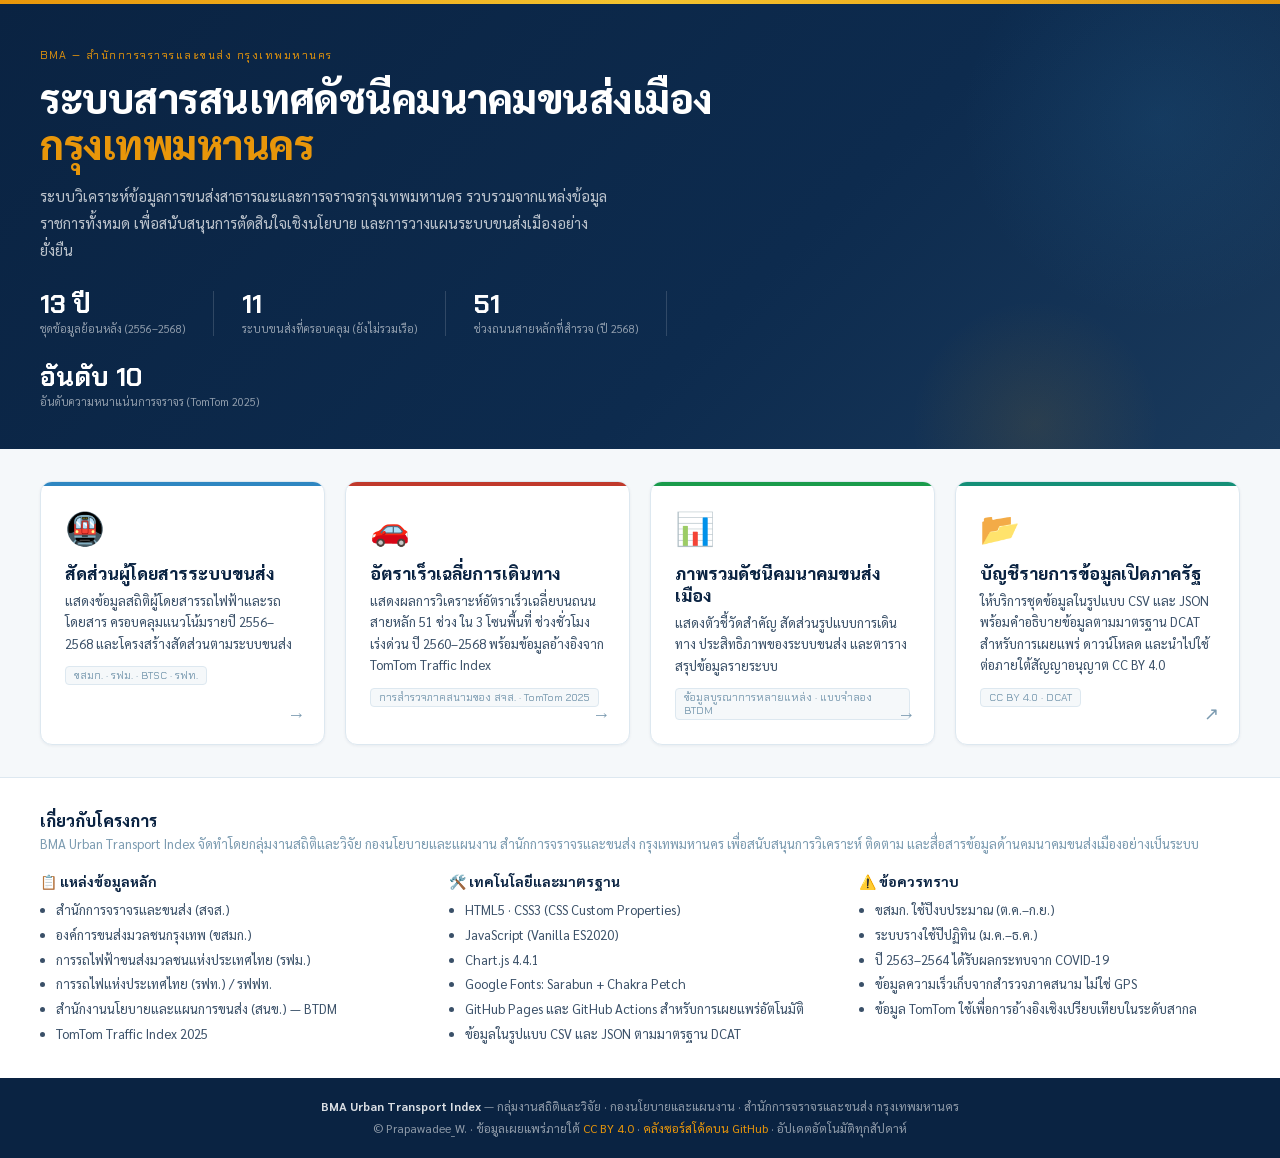
<file: index.html>
<!DOCTYPE html>
<html lang="th">
<head>
  <meta charset="UTF-8">
  <meta name="viewport" content="width=device-width, initial-scale=1.0">
  <meta name="description" content="BMA Urban Transport Index — ระบบวิเคราะห์ข้อมูลการขนส่งสาธารณะและการจราจรกรุงเทพมหานคร ครอบคลุมผู้โดยสาร ความเร็ว และสัดส่วนรูปแบบการเดินทาง ปี 2556–2568">
  <meta name="author" content="กลุ่มงานสถิติและวิจัย สำนักการจราจรและขนส่ง กรุงเทพมหานคร">
  <meta property="og:title" content="BMA Urban Transport Index">
  <meta property="og:description" content="ระบบสารสนเทศสถิติการขนส่งและการจราจรกรุงเทพมหานคร">
  <meta property="og:type" content="website">

  <title>BMA Urban Transport Index</title>

  <!-- Fonts -->
  <link rel="preconnect" href="https://fonts.googleapis.com">
  <link rel="preconnect" href="https://fonts.gstatic.com" crossorigin>
  <link href="https://fonts.googleapis.com/css2?family=Sarabun:wght@300;400;500;600;700;800&family=Chakra+Petch:wght@400;500;600;700&display=swap" rel="stylesheet">

  <!-- BMA Design System -->
  <link rel="stylesheet" href="src/css/bma-theme.css">
  <link rel="stylesheet" href="src/css/dashboard.css">

  <style>
    /* ── Homepage hero override ── */
    .bma-home-hero {
      background: linear-gradient(135deg, var(--bma-navy) 0%, #0D2B4E 60%, #1A3A5C 100%);
      color: #fff;
      padding: 48px 40px 40px;
      position: relative;
      overflow: hidden;
    }
    .bma-home-hero::before {
      content: '';
      position: absolute; top: 0; left: 0; right: 0; height: 4px;
      background: linear-gradient(90deg, var(--bma-gold-bright), #F4C430, var(--bma-gold-bright));
    }
    .bma-home-hero-deco {
      position: absolute; right: -80px; top: -80px;
      width: 400px; height: 400px; border-radius: 50%;
      background: radial-gradient(circle, rgba(46,134,193,0.12) 0%, transparent 70%);
    }
    .bma-home-hero-deco2 {
      position: absolute; right: 120px; bottom: -100px;
      width: 250px; height: 250px; border-radius: 50%;
      background: radial-gradient(circle, rgba(232,150,10,0.1) 0%, transparent 70%);
    }
    .bma-home-hero-inner { position: relative; z-index: 1; max-width: 720px; }
    .bma-home-org  { font-size: 11px; font-family: var(--bma-font-display); letter-spacing: 1.5px; text-transform: uppercase; color: var(--bma-gold-bright); margin-bottom: 12px; }
    .bma-home-h1   { font-size: clamp(28px, 4vw, 40px); font-weight: 800; line-height: 1.15; letter-spacing: -0.5px; margin-bottom: 16px; }
    .bma-home-h1 em { color: var(--bma-gold-bright); font-style: normal; }
    .bma-home-sub  { font-size: clamp(13px, 1.2vw, 15px); color: rgba(255,255,255,0.72); line-height: 1.8; max-width: 580px; }
    .bma-home-stats {
      display: flex; gap: 28px; margin-top: 28px; flex-wrap: wrap;
    }
    .bma-home-stat-val {
      font-size: 26px; font-weight: 800;
      font-family: var(--bma-font-display);
      color: #fff; line-height: 1;
    }
    .bma-home-stat-lbl { font-size: 11px; color: rgba(255,255,255,0.55); margin-top: 4px; }
    .bma-home-stat-div { width: 1px; background: rgba(255,255,255,0.15); align-self: stretch; }

    /* ── Card grid ── */
    .bma-card-grid {
      display: grid;
      grid-template-columns: repeat(auto-fit, minmax(260px, 1fr));
      gap: 20px;
      padding: 32px 40px;
    }

    /* ── About section ── */
    .bma-about-section {
      background: var(--bma-white);
      border-top: 1px solid var(--bma-border);
      padding: 32px 40px;
    }
    .bma-about-grid {
      display: grid;
      grid-template-columns: 1fr 1fr 1fr;
      gap: 28px;
      margin-top: 20px;
    }
    .bma-about-item h4 { font-size: 14px; font-weight: 700; color: var(--bma-navy); margin-bottom: 8px; }
    .bma-about-item p  { font-size: 13px; color: var(--bma-text-mid); line-height: 1.75; }
    .bma-about-item ul { margin: 0; padding-left: 16px; }
    .bma-about-item li { font-size: 13px; color: var(--bma-text-mid); line-height: 1.9; }

    /* ── Global footer ── */
    .bma-global-footer {
      background: var(--bma-navy);
      color: rgba(255,255,255,0.55);
      text-align: center;
      padding: 18px 40px;
      font-size: 12px;
      line-height: 1.8;
    }
    .bma-global-footer strong { color: rgba(255,255,255,0.85); }
    .bma-global-footer a { color: var(--bma-gold-bright); text-decoration: none; }

    /* ── Responsive ── */
    @media (max-width: 767px) {
      .bma-home-hero  { padding: 32px 20px 28px; }
      .bma-card-grid  { padding: 20px 16px; gap: 14px; }
      .bma-about-grid { grid-template-columns: 1fr; gap: 20px; }
      .bma-about-section { padding: 24px 16px; }
      .bma-global-footer { padding: 16px; }
    }
  </style>
</head>

<body style="font-family:var(--bma-font-body);background:var(--bma-bg);min-height:100vh;display:flex;flex-direction:column;">

  <!-- ════════════════════════════ HERO ════════════════════════════ -->
  <div class="bma-home-hero" role="banner">
    <div class="bma-home-hero-deco" aria-hidden="true"></div>
    <div class="bma-home-hero-deco2" aria-hidden="true"></div>
    <div class="bma-home-hero-inner">
      <div class="bma-home-org">BMA — สำนักการจราจรและขนส่ง กรุงเทพมหานคร</div>
      <h1 class="bma-home-h1">
        ระบบสารสนเทศดัชนีคมนาคมขนส่งเมือง<br><em>กรุงเทพมหานคร</em>
      </h1>
      <p class="bma-home-sub">
        ระบบวิเคราะห์ข้อมูลการขนส่งสาธารณะและการจราจรกรุงเทพมหานคร
        รวบรวมจากแหล่งข้อมูลราชการทั้งหมด เพื่อสนับสนุนการตัดสินใจเชิงนโยบาย
        และการวางแผนระบบขนส่งเมืองอย่างยั่งยืน
      </p>
      <div class="bma-home-stats" role="list">
        <div role="listitem">
          <div class="bma-home-stat-val">13 ปี</div>
          <div class="bma-home-stat-lbl">ชุดข้อมูลย้อนหลัง (2556–2568)</div>
        </div>
        <div class="bma-home-stat-div" aria-hidden="true"></div>
        <div role="listitem">
          <div class="bma-home-stat-val">11</div>
          <div class="bma-home-stat-lbl">ระบบขนส่งที่ครอบคลุม (ยังไม่รวมเรือ)</div>
        </div>
        <div class="bma-home-stat-div" aria-hidden="true"></div>
        <div role="listitem">
          <div class="bma-home-stat-val">51</div>
          <div class="bma-home-stat-lbl">ช่วงถนนสายหลักที่สำรวจ (ปี 2568)</div>
        </div>
        <div class="bma-home-stat-div" aria-hidden="true"></div>
        <div role="listitem">
          <div class="bma-home-stat-val">อันดับ 10</div>
          <div class="bma-home-stat-lbl">อันดับความหนาแน่นการจราจร (TomTom 2025)</div>
        </div>
      </div>
    </div>
  </div>

  <!-- ════════════════════════════ DASHBOARD CARDS ════════════════ -->
  <main>
    <div class="bma-card-grid" role="navigation" aria-label="เลือกหน้ารายงาน">

      <!-- Card 1: Ridership -->
      <a href="ridership.html" class="bma-index-card bma-animate"
        style="--card-accent: var(--bma-blue-mid);" aria-label="สัดส่วนผู้โดยสารระบบขนส่ง">
        <div class="bma-ic-icon" aria-hidden="true">🚇</div>
        <div class="bma-ic-title">สัดส่วนผู้โดยสารระบบขนส่ง</div>
        <div class="bma-ic-sub">
          แสดงข้อมูลสถิติผู้โดยสารรถไฟฟ้าและรถโดยสาร
          ครอบคลุมแนวโน้มรายปี 2556–2568 และโครงสร้างสัดส่วนตามระบบขนส่ง
        </div>
        <div class="bma-ic-meta">
          <span class="bma-source-tag">ขสมก. · รฟม. · BTSC · รฟท.</span>
        </div>
        <span class="bma-ic-arrow" aria-hidden="true">→</span>
      </a>

      <!-- Card 2: Travel Speed -->
      <a href="travel-speed.html" class="bma-index-card bma-animate"
        style="--card-accent: var(--bma-red);" aria-label="อัตราเร็วเฉลี่ยการเดินทาง">
        <div class="bma-ic-icon" aria-hidden="true">🚗</div>
        <div class="bma-ic-title">อัตราเร็วเฉลี่ยการเดินทาง</div>
        <div class="bma-ic-sub">
          แสดงผลการวิเคราะห์อัตราเร็วเฉลี่ยบนถนนสายหลัก 51 ช่วง ใน 3 โซนพื้นที่
          ช่วงชั่วโมงเร่งด่วน ปี 2560–2568
          พร้อมข้อมูลอ้างอิงจาก TomTom Traffic Index
        </div>
        <div class="bma-ic-meta">
          <span class="bma-source-tag">การสำรวจภาคสนามของ สจส. · TomTom 2025</span>
        </div>
        <span class="bma-ic-arrow" aria-hidden="true">→</span>
      </a>

      <!-- Card 3: Overview / Index -->
      <a href="overview.html" class="bma-index-card bma-animate"
         style="--card-accent: var(--bma-green);" aria-label="ภาพรวม Transport Index">
        <div class="bma-ic-icon" aria-hidden="true">📊</div>
        <div class="bma-ic-title">ภาพรวมดัชนีคมนาคมขนส่งเมือง</div>
        <div class="bma-ic-sub">
          แสดงตัวชี้วัดสำคัญ สัดส่วนรูปแบบการเดินทาง
          ประสิทธิภาพของระบบขนส่ง และตารางสรุปข้อมูลรายระบบ
        </div>
        <div class="bma-ic-meta">
          <span class="bma-source-tag">ข้อมูลบูรณาการหลายแหล่ง · แบบจำลอง BTDM</span>
        </div>
        <span class="bma-ic-arrow" aria-hidden="true">→</span>
      </a>

      <!-- Card 4: Open Data -->
      <a href="data/catalog.json" class="bma-index-card bma-animate"
         style="--card-accent: var(--bma-teal);" target="_blank" rel="noopener"
         aria-label="บัญชีรายการข้อมูลเปิดภาครัฐ">
        <div class="bma-ic-icon" aria-hidden="true">📂</div>
        <div class="bma-ic-title">บัญชีรายการข้อมูลเปิดภาครัฐ</div>
        <div class="bma-ic-sub">
          ให้บริการชุดข้อมูลในรูปแบบ CSV และ JSON พร้อมคำอธิบายข้อมูลตามมาตรฐาน DCAT
          สำหรับการเผยแพร่ ดาวน์โหลด และนำไปใช้ต่อภายใต้สัญญาอนุญาต CC BY 4.0
        </div>
        <div class="bma-ic-meta">
          <span class="bma-source-tag">CC BY 4.0 · DCAT</span>
        </div>
        <span class="bma-ic-arrow" aria-hidden="true">↗</span>
      </a>

    </div>

    <!-- ════════════ ABOUT ════════════ -->
    <div class="bma-about-section">
      <h2 style="font-size:16px;font-weight:800;color:var(--bma-navy);margin-bottom:4px;">
        เกี่ยวกับโครงการ
      </h2>
      <p style="font-size:13px;color:var(--bma-text-muted);">
        BMA Urban Transport Index จัดทำโดยกลุ่มงานสถิติและวิจัย กองนโยบายและแผนงาน สำนักการจราจรและขนส่ง กรุงเทพมหานคร เพื่อสนับสนุนการวิเคราะห์ ติดตาม และสื่อสารข้อมูลด้านคมนาคมขนส่งเมืองอย่างเป็นระบบ
      </p>
      <div class="bma-about-grid">
        <div class="bma-about-item">
          <h4>📋 แหล่งข้อมูลหลัก</h4>
          <ul>
            <li>สำนักการจราจรและขนส่ง (สจส.)</li>
            <li>องค์การขนส่งมวลชนกรุงเทพ (ขสมก.)</li>
            <li>การรถไฟฟ้าขนส่งมวลชนแห่งประเทศไทย (รฟม.)</li>
            <li>การรถไฟแห่งประเทศไทย (รฟท.) / รฟฟท.</li>
            <li>สำนักงานนโยบายและแผนการขนส่ง (สนข.) — BTDM</li>
            <li>TomTom Traffic Index 2025</li>
          </ul>
        </div>
        <div class="bma-about-item">
          <h4>🛠️ เทคโนโลยีและมาตรฐาน</h4>
          <ul>
            <li>HTML5 · CSS3 (CSS Custom Properties)</li>
            <li>JavaScript (Vanilla ES2020)</li>
            <li>Chart.js 4.4.1</li>
            <li>Google Fonts: Sarabun + Chakra Petch</li>
            <li>GitHub Pages และ GitHub Actions สำหรับการเผยแพร่อัตโนมัติ</li>
            <li>ข้อมูลในรูปแบบ CSV และ JSON ตามมาตรฐาน DCAT</li>
          </ul>
        </div>
        <div class="bma-about-item">
          <h4>⚠️ ข้อควรทราบ</h4>
          <ul>
            <li>ขสมก. ใช้ปีงบประมาณ (ต.ค.–ก.ย.)</li>
            <li>ระบบรางใช้ปีปฏิทิน (ม.ค.–ธ.ค.)</li>
            <li>ปี 2563–2564 ได้รับผลกระทบจาก COVID-19</li>
            <li>ข้อมูลความเร็วเก็บจากสำรวจภาคสนาม ไม่ใช่ GPS</li>
            <li>ข้อมูล TomTom ใช้เพื่อการอ้างอิงเชิงเปรียบเทียบในระดับสากล</li>
          </ul>
        </div>
      </div>
    </div>
  </main>

  <!-- ════════════════════════════ FOOTER ════════════════════════ -->
  <footer class="bma-global-footer">
    <strong>BMA Urban Transport Index</strong> — กลุ่มงานสถิติและวิจัย · กองนโยบายและแผนงาน · สำนักการจราจรและขนส่ง กรุงเทพมหานคร<br>
    © Prapawadee_W. · ข้อมูลเผยแพร่ภายใต้
    <a href="https://creativecommons.org/licenses/by/4.0/" target="_blank" rel="noopener license">CC BY 4.0</a> ·
    <a href="https://github.com/BMA-Statistics-PW/BMA-Transport-Index" target="_blank" rel="noopener">คลังซอร์สโค้ดบน GitHub</a> ·
    อัปเดตอัตโนมัติทุกสัปดาห์
  </footer>

</body>
</html>
</file>
<file: src/css/bma-theme.css>
/* ══════════════════════════════════════════════════════════════
   bma-theme.css  —  BMA Statistics Shared Design System
   ใช้ร่วมกันทุก Dashboard ของ กลุ่มงานสถิติและวิจัย สจส. กทม.

   วิธีใช้งาน: เพิ่มบรรทัดนี้ใน <head> ของแต่ละ dashboard
   <link rel="stylesheet"
         href="https://bma-statistics-pw.github.io/BMA-Transport-Index/bma-theme.css">

   © Prapawadee_W.  |  version 1.0  |  ปีงบประมาณ 2568
══════════════════════════════════════════════════════════════ */

/* ──────────────────────────────────────────────────────────────
   1. GOOGLE FONTS  (ถ้าโหลดช้าให้ใส่ใน <head> ของ HTML แทน)
────────────────────────────────────────────────────────────── */
@import url('https://fonts.googleapis.com/css2?family=Sarabun:wght@300;400;500;600;700;800&family=Chakra+Petch:wght@400;500;600;700&display=swap');

/* ──────────────────────────────────────────────────────────────
   2. DESIGN TOKENS  —  CSS Custom Properties
────────────────────────────────────────────────────────────── */
:root {
  /* ── Brand Colors */
  --bma-navy:        #0A2342;
  --bma-navy-light:  #0D2B4E;
  --bma-blue:        #1A6BAD;
  --bma-blue-mid:    #2E86C1;
  --bma-blue-light:  #EBF5FB;
  --bma-blue-pale:   #F4F9FD;
  --bma-gold:        #D4890A;
  --bma-gold-bright: #E8960A;
  --bma-gold-light:  #FEF9EE;
  --bma-green:       #1A9B4B;
  --bma-green-light: #EDFAF3;
  --bma-teal:        #148F77;
  --bma-teal-light:  #E8F8F5;
  --bma-red:         #C0392B;
  --bma-red-light:   #FDF3F2;
  --bma-slate:       #5D7B8A;

  /* ── Neutral */
  --bma-bg:          #F5F8FA;
  --bma-white:       #FFFFFF;
  --bma-border:      #DDE8F0;
  --bma-border-mid:  #C4D8E8;

  /* ── Text */
  --bma-text:        #0D1B2A;
  --bma-text-mid:    #3A5068;
  --bma-text-muted:  #7A9AB0;

  /* ── Shadows */
  --bma-sh-xs: 0 1px 3px  rgba(10,35,66,0.06);
  --bma-sh-sm: 0 2px 8px  rgba(10,35,66,0.08);
  --bma-sh-md: 0 4px 20px rgba(10,35,66,0.10);
  --bma-sh-lg: 0 10px 40px rgba(10,35,66,0.14);

  /* ── Border Radius */
  --bma-r:    12px;
  --bma-r-sm: 7px;

  /* ── Layout */
  --bma-sidebar-w: 228px;

  /* ── Font Families */
  --bma-font-body:    'Sarabun', sans-serif;
  --bma-font-display: 'Chakra Petch', sans-serif;
}

/* ──────────────────────────────────────────────────────────────
   3. RESET & BASE
────────────────────────────────────────────────────────────── */
*, *::before, *::after {
  box-sizing: border-box;
  margin: 0;
  padding: 0;
}
html {
  scroll-behavior: smooth;
  /* Fluid base: 13px mobile → 15px desktop */
  font-size: clamp(13px, 1.2vw + 10px, 15px);
}
body.bma-layout {
  font-family: var(--bma-font-body);
  background: var(--bma-bg);
  color: var(--bma-text);
  font-size: 1rem;
  line-height: 1.65;
  min-height: 100vh;
  display: flex;
}

/* ──────────────────────────────────────────────────────────────
   4. SIDEBAR
────────────────────────────────────────────────────────────── */
.bma-sidebar {
  position: fixed;
  top: 0; left: 0;
  width: var(--bma-sidebar-w);
  height: 100vh;
  background: var(--bma-navy);
  display: flex;
  flex-direction: column;
  z-index: 300;
  box-shadow: 3px 0 20px rgba(0,0,0,0.15);
  overflow: hidden;
}
/* Gold accent stripe ด้านบน */
.bma-sidebar::before {
  content: '';
  position: absolute; top: 0; left: 0; right: 0; height: 3px;
  background: linear-gradient(90deg, var(--bma-gold-bright), #F4C430);
}

/* Brand block */
.bma-sb-brand {
  padding: 22px 18px 16px;
  border-bottom: 1px solid rgba(255,255,255,0.07);
  margin-top: 3px;
}
.bma-sb-logo-row {
  display: flex; align-items: center; gap: 11px;
  margin-bottom: 11px;
}
.bma-sb-logo {
  width: 42px; height: 42px; border-radius: 11px;
  background: linear-gradient(135deg, var(--bma-gold-bright), #C77A05);
  display: flex; align-items: center; justify-content: center;
  font-family: var(--bma-font-display);
  font-size: 17px; font-weight: 700; color: #fff;
  flex-shrink: 0;
  box-shadow: 0 2px 10px rgba(212,137,10,0.4);
  user-select: none;
}
.bma-sb-name {
  font-size: 13px; font-weight: 700;
  color: #fff; line-height: 1.3;
}
.bma-sb-sub {
  font-size: 11px;
  color: rgba(255,255,255,0.45);
  margin-top: 2px;
}
.bma-sb-org {
  background: rgba(255,255,255,0.05);
  border: 1px solid rgba(255,255,255,0.09);
  border-radius: 7px;
  padding: 8px 11px;
  font-size: 11px;
  color: rgba(255,255,255,0.6);
  line-height: 1.55;
}
.bma-sb-org strong {
  color: var(--bma-gold-bright);
  display: block; font-size: 10px;
  font-family: var(--bma-font-display);
  letter-spacing: 0.8px; text-transform: uppercase;
  margin-bottom: 2px;
}

/* Nav */
.bma-sb-nav {
  flex: 1;
  padding: 14px 0;
  overflow-y: auto;
}
.bma-sb-nav::-webkit-scrollbar { width: 3px; }
.bma-sb-nav::-webkit-scrollbar-track { background: transparent; }
.bma-sb-nav::-webkit-scrollbar-thumb {
  background: rgba(255,255,255,0.1);
  border-radius: 2px;
}

.bma-sb-label {
  font-family: var(--bma-font-display);
  font-size: 10px; font-weight: 600;
  color: rgba(255,255,255,0.28);
  letter-spacing: 1.5px; text-transform: uppercase;
  padding: 12px 18px 5px;
  display: block;
}

.bma-sb-item {
  display: flex; align-items: center; gap: 10px;
  padding: 9px 18px;
  color: rgba(255,255,255,0.6);
  font-size: 13.5px;
  cursor: pointer;
  border-left: 3px solid transparent;
  transition: all 0.18s;
  text-decoration: none;
  font-family: var(--bma-font-body);
  background: transparent; border-top: none;
  border-right: none; border-bottom: none;
  width: 100%; text-align: left;
}
.bma-sb-item:hover {
  background: rgba(255,255,255,0.05);
  color: rgba(255,255,255,0.9);
}
.bma-sb-item.active {
  background: rgba(46,134,193,0.18);
  color: #fff;
  border-left-color: var(--bma-gold-bright);
  font-weight: 600;
}
.bma-sb-icon {
  width: 17px; text-align: center;
  font-size: 14px; flex-shrink: 0;
}

.bma-sb-badge {
  margin-left: auto;
  font-family: var(--bma-font-display);
  font-size: 10px; font-weight: 700;
  padding: 2px 7px; border-radius: 3px;
  text-transform: uppercase;
}
.bma-sb-badge.active { background: rgba(26,155,75,0.2);  color: #4BCA7A; }
.bma-sb-badge.soon   { background: rgba(212,137,10,0.2); color: var(--bma-gold-bright); }

.bma-sb-divider {
  height: 1px;
  background: rgba(255,255,255,0.06);
  margin: 8px 18px;
}

/* Footer sidebar */
.bma-sb-footer {
  padding: 14px 18px;
  border-top: 1px solid rgba(255,255,255,0.07);
  font-size: 11px;
  color: rgba(255,255,255,0.28);
  text-align: center;
  line-height: 1.7;
}
.bma-sb-footer strong { color: rgba(255,255,255,0.45); }

/* ──────────────────────────────────────────────────────────────
   5. MAIN WRAPPER
────────────────────────────────────────────────────────────── */
.bma-main {
  margin-left: var(--bma-sidebar-w);
  flex: 1;
  display: flex;
  flex-direction: column;
  min-height: 100vh;
}

/* ──────────────────────────────────────────────────────────────
   6. TOPBAR
────────────────────────────────────────────────────────────── */
.bma-topbar {
  background: var(--bma-white);
  border-bottom: 1px solid var(--bma-border);
  height: 54px;
  padding: 0 28px;
  display: flex; align-items: center; justify-content: space-between;
  position: sticky; top: 0; z-index: 200;
  box-shadow: var(--bma-sh-xs);
  gap: 16px;
}
.bma-topbar-left { display: flex; align-items: center; gap: 16px; }

.bma-page-title {
  font-size: clamp(14px, 1.2vw, 16px);
  font-weight: 700; color: var(--bma-navy);
}
.bma-breadcrumb {
  font-size: 11.5px;
  color: var(--bma-text-muted);
}
.bma-breadcrumb span { color: var(--bma-blue); font-weight: 600; }

/* Topbar nav pills */
.bma-top-nav { display: flex; align-items: center; gap: 3px; }
.bma-tnav {
  padding: 5px 13px; border-radius: 18px;
  font-size: 13px; font-weight: 500;
  color: var(--bma-text-mid); cursor: pointer;
  border: none; background: transparent;
  font-family: var(--bma-font-body);
  transition: all 0.15s;
}
.bma-tnav:hover  { background: var(--bma-blue-light); color: var(--bma-blue); }
.bma-tnav.active { background: var(--bma-blue-light); color: var(--bma-blue); font-weight: 700; }

.bma-topbar-right { display: flex; align-items: center; gap: 10px; flex-shrink: 0; }

/* Active chip */
.bma-active-chip {
  display: flex; align-items: center; gap: 5px;
  background: var(--bma-green-light);
  border: 1px solid rgba(26,155,75,0.22);
  border-radius: 18px; padding: 4px 10px;
  font-size: 11px; font-weight: 700;
  color: var(--bma-green);
  font-family: var(--bma-font-display);
}
.bma-active-dot {
  width: 5px; height: 5px; border-radius: 50%;
  background: var(--bma-green);
  animation: bma-blink 2s ease-in-out infinite;
}
@keyframes bma-blink {
  0%, 100% { opacity: 1; }
  50%       { opacity: 0.25; }
}

/* Date badge */
.bma-date-badge {
  font-size: 11.5px; color: var(--bma-text-muted);
  font-family: var(--bma-font-display);
  background: var(--bma-bg); border: 1px solid var(--bma-border);
  border-radius: 6px; padding: 4px 10px;
}

/* Back to Index link */
.bma-back-link {
  display: flex; align-items: center; gap: 5px;
  font-family: var(--bma-font-display);
  font-size: 11px; font-weight: 600;
  color: var(--bma-text-muted);
  text-decoration: none;
  padding: 5px 11px; border-radius: 16px;
  border: 1px solid var(--bma-border);
  background: var(--bma-white);
  transition: all 0.15s;
}
.bma-back-link:hover {
  color: var(--bma-blue);
  border-color: var(--bma-blue-mid);
  background: var(--bma-blue-light);
}

/* ──────────────────────────────────────────────────────────────
   7. HERO BANNER
────────────────────────────────────────────────────────────── */
.bma-hero {
  background: var(--bma-white);
  border-bottom: 1px solid var(--bma-border);
  padding: 32px 32px 26px;
  position: relative; overflow: hidden;
}
.bma-hero-stripe {
  position: absolute; top: 0; left: 0; right: 0; height: 3px;
  background: linear-gradient(90deg,
    var(--bma-navy) 0%,
    var(--bma-blue-mid) 45%,
    var(--bma-gold-bright) 100%);
}
.bma-hero-deco {
  position: absolute; right: -40px; top: -40px;
  width: 280px; height: 280px; border-radius: 50%;
  background: radial-gradient(circle, rgba(46,134,193,0.05) 0%, transparent 70%);
  pointer-events: none;
}
.bma-hero-deco2 {
  position: absolute; right: 100px; bottom: -60px;
  width: 180px; height: 180px; border-radius: 50%;
  background: radial-gradient(circle, rgba(212,137,10,0.05) 0%, transparent 70%);
  pointer-events: none;
}
.bma-hero-inner {
  position: relative; z-index: 1;
  display: flex; align-items: flex-end;
  justify-content: space-between;
  gap: 24px; flex-wrap: wrap;
}
.bma-hero-crumb {
  display: flex; align-items: center; gap: 6px;
  font-size: 11px; color: var(--bma-text-muted);
  font-family: var(--bma-font-display); letter-spacing: 0.3px;
  margin-bottom: 10px;
}
.bma-hero-crumb::before {
  content: ''; width: 16px; height: 2px;
  background: var(--bma-gold-bright); display: inline-block;
}
.bma-hero-crumb span { color: var(--bma-blue); }

.bma-hero-h1 {
  font-size: clamp(22px, 3vw, 30px); font-weight: 800;
  color: var(--bma-navy); line-height: 1.15; letter-spacing: -0.3px;
}
.bma-hero-h1 em { color: var(--bma-blue-mid); font-style: normal; }

.bma-hero-sub {
  margin-top: 8px;
  font-size: clamp(13px, 1.1vw, 14px);
  color: var(--bma-text-mid);
  font-weight: 400; max-width: 520px; line-height: 1.7;
}

/* Hero counters box */
.bma-hero-counters {
  display: flex; gap: 20px;
  background: var(--bma-blue-pale); border: 1px solid var(--bma-border);
  border-radius: var(--bma-r); padding: 14px 20px; flex-shrink: 0;
}
.bma-hcnt-val {
  font-size: clamp(18px, 2vw, 22px); font-weight: 800;
  color: var(--bma-navy);
  font-family: var(--bma-font-display); line-height: 1;
}
.bma-hcnt-lbl { font-size: 11px; color: var(--bma-text-muted); margin-top: 3px; }

/* ──────────────────────────────────────────────────────────────
   8. KPI STRIP
────────────────────────────────────────────────────────────── */
.bma-kpi-strip {
  display: grid;
  grid-template-columns: repeat(5, 1fr);
  background: var(--bma-white);
  border-bottom: 1px solid var(--bma-border);
}
.bma-kpi-cell {
  padding: 15px 18px;
  border-right: 1px solid var(--bma-border);
  position: relative; cursor: default;
  transition: background 0.15s;
}
.bma-kpi-cell:last-child { border-right: none; }
.bma-kpi-cell:hover { background: var(--bma-blue-pale); }
.bma-kpi-cell::after {
  content: ''; position: absolute;
  bottom: 0; left: 0; right: 0; height: 2px;
  transform: scaleX(0); transform-origin: left;
  transition: transform 0.28s ease;
}
.bma-kpi-cell:hover::after { transform: scaleX(1); }
.bma-kc-blue::after  { background: var(--bma-blue-mid); }
.bma-kc-gold::after  { background: var(--bma-gold-bright); }
.bma-kc-green::after { background: var(--bma-green); }
.bma-kc-teal::after  { background: var(--bma-teal); }
.bma-kc-red::after   { background: var(--bma-red); }

.bma-kpi-em   { font-size: 16px; margin-bottom: 5px; }
.bma-kpi-lbl  {
  font-size: 11px; color: var(--bma-text-muted);
  font-family: var(--bma-font-display);
  letter-spacing: 0.4px; margin-bottom: 3px;
}
.bma-kpi-num  {
  font-size: clamp(18px, 2vw, 22px); font-weight: 800;
  color: var(--bma-navy); line-height: 1;
  font-family: var(--bma-font-display);
}
.bma-kpi-unit {
  font-size: 11px; font-weight: 400;
  color: var(--bma-text-muted); margin-left: 2px;
  font-family: var(--bma-font-body);
}
.bma-kpi-chg  { margin-top: 4px; font-size: 11px; font-weight: 600; }
.bma-up   { color: var(--bma-green); }
.bma-down { color: var(--bma-red); }
.bma-flat { color: var(--bma-text-muted); }

/* ──────────────────────────────────────────────────────────────
   9. CONTENT AREA & SECTION HEADER
────────────────────────────────────────────────────────────── */
.bma-content { padding: 28px 32px 56px; flex: 1; }

.bma-sec-head {
  display: flex; align-items: center; gap: 10px;
  margin-bottom: 18px;
}
.bma-sec-num {
  font-family: var(--bma-font-display);
  font-size: 11px; font-weight: 700;
  color: var(--bma-gold-bright); letter-spacing: 1px;
}
.bma-sec-title { font-size: 15px; font-weight: 700; color: var(--bma-navy); }
.bma-sec-hr    { flex: 1; height: 1px; background: var(--bma-border); }
.bma-sec-meta  { font-size: 11.5px; color: var(--bma-text-muted); }

/* ──────────────────────────────────────────────────────────────
   10. STANDARD KPI CARD  (ใช้ใน content area)
────────────────────────────────────────────────────────────── */
.bma-kpi-grid {
  display: grid;
  grid-template-columns: repeat(4, 1fr);
  gap: 16px; margin-bottom: 28px;
}
.bma-kpi-card {
  background: var(--bma-white);
  border: 1px solid var(--bma-border);
  border-radius: var(--bma-r);
  padding: 18px 20px;
  box-shadow: var(--bma-sh-xs);
  position: relative; overflow: hidden;
  transition: transform 0.2s, box-shadow 0.2s;
}
.bma-kpi-card:hover {
  transform: translateY(-3px);
  box-shadow: var(--bma-sh-md);
}
.bma-kpi-card::before {
  content: ''; position: absolute;
  top: 0; left: 0; right: 0; height: 3px;
}
.bma-kpi-card.blue::before  { background: linear-gradient(90deg, var(--bma-blue), var(--bma-blue-mid)); }
.bma-kpi-card.gold::before  { background: linear-gradient(90deg, #B5700A, var(--bma-gold-bright)); }
.bma-kpi-card.green::before { background: linear-gradient(90deg, #177A3A, var(--bma-green)); }
.bma-kpi-card.teal::before  { background: linear-gradient(90deg, var(--bma-teal), #1ABC9C); }
.bma-kpi-card.red::before   { background: linear-gradient(90deg, #A93226, var(--bma-red)); }

.bma-card-icon { font-size: 22px; margin-bottom: 10px; display: block; }
.bma-card-lbl  { font-size: 11px; color: var(--bma-text-muted); margin-bottom: 4px; }
.bma-card-val  {
  font-size: clamp(20px, 2.2vw, 26px); font-weight: 800;
  color: var(--bma-navy); line-height: 1;
  font-family: var(--bma-font-display);
}
.bma-card-unit {
  font-size: 12px; font-weight: 400;
  color: var(--bma-text-muted); margin-left: 3px;
  font-family: var(--bma-font-body);
}
.bma-card-chg {
  margin-top: 7px; display: inline-flex; align-items: center; gap: 4px;
  font-size: 11.5px; font-weight: 600;
  padding: 3px 9px; border-radius: 20px;
}
.bma-card-chg.up   { background: var(--bma-green-light); color: var(--bma-green); }
.bma-card-chg.down { background: var(--bma-red-light);   color: var(--bma-red); }
.bma-card-chg.flat { background: var(--bma-bg);          color: var(--bma-text-muted); }

/* ──────────────────────────────────────────────────────────────
   11. DATA TABLE
────────────────────────────────────────────────────────────── */
.bma-table-wrap {
  background: var(--bma-white);
  border: 1px solid var(--bma-border);
  border-radius: var(--bma-r);
  overflow: hidden; margin-bottom: 28px;
  box-shadow: var(--bma-sh-xs);
}
.bma-table-head {
  padding: 16px 20px;
  border-bottom: 1px solid var(--bma-border);
  display: flex; align-items: center; justify-content: space-between;
}
.bma-table-title { font-size: 14px; font-weight: 700; color: var(--bma-navy); }
.bma-table-sub   { font-size: 11px; color: var(--bma-text-muted); margin-top: 2px; }

.bma-table {
  width: 100%; border-collapse: collapse;
  font-size: 13px;
}
.bma-table th {
  background: var(--bma-blue-pale);
  padding: 10px 15px; text-align: left;
  font-family: var(--bma-font-display);
  font-size: 10.5px; font-weight: 700;
  letter-spacing: 1.2px; text-transform: uppercase;
  color: var(--bma-text-muted);
  border-bottom: 1px solid var(--bma-border);
  white-space: nowrap;
}
.bma-table td {
  padding: 10px 15px;
  color: var(--bma-text-mid);
  border-bottom: 1px solid var(--bma-bg);
}
.bma-table tr:last-child td { border-bottom: none; }
.bma-table tbody tr:hover td { background: var(--bma-blue-pale); }
.bma-table td strong { color: var(--bma-navy); font-weight: 700; }
.bma-table .num {
  text-align: right;
  font-weight: 700;
  font-family: var(--bma-font-display);
  font-variant-numeric: tabular-nums;
}
.bma-table .up   { color: var(--bma-green); }
.bma-table .down { color: var(--bma-red); }

/* ──────────────────────────────────────────────────────────────
   12. BADGE / TAG / PILL
────────────────────────────────────────────────────────────── */
.bma-badge {
  display: inline-block;
  padding: 3px 10px; border-radius: 20px;
  font-size: 11px; font-weight: 700;
  font-family: var(--bma-font-display);
  letter-spacing: 0.3px;
}
.bma-badge.blue  { background: var(--bma-blue-light);  color: var(--bma-blue); }
.bma-badge.gold  { background: var(--bma-gold-light);  color: #9A5F0A; }
.bma-badge.green { background: var(--bma-green-light); color: var(--bma-green); }
.bma-badge.teal  { background: var(--bma-teal-light);  color: var(--bma-teal); }
.bma-badge.red   { background: var(--bma-red-light);   color: var(--bma-red); }
.bma-badge.slate { background: var(--bma-bg); color: var(--bma-text-muted); border: 1px solid var(--bma-border); }

/* ──────────────────────────────────────────────────────────────
   13. CHART CARD WRAPPER
────────────────────────────────────────────────────────────── */
.bma-chart-card {
  background: var(--bma-white);
  border: 1px solid var(--bma-border);
  border-radius: var(--bma-r);
  padding: 22px 24px;
  box-shadow: var(--bma-sh-xs);
  margin-bottom: 24px;
}
.bma-chart-title {
  font-size: 14px; font-weight: 700;
  color: var(--bma-navy); margin-bottom: 4px;
}
.bma-chart-subtitle {
  font-size: 11.5px; color: var(--bma-text-muted);
  margin-bottom: 18px;
}
.bma-chart-container { position: relative; }
.bma-chart-container canvas { width: 100% !important; }

/* ──────────────────────────────────────────────────────────────
   14. FOOTER
────────────────────────────────────────────────────────────── */
.bma-footer {
  background: var(--bma-white);
  border-top: 1px solid var(--bma-border);
  padding: 18px 32px;
  display: flex; align-items: center; justify-content: space-between;
  flex-wrap: wrap; gap: 12px;
}
.bma-footer-left {
  font-size: 12px; color: var(--bma-text-muted); line-height: 1.7;
}
.bma-footer-left strong { color: var(--bma-navy); }
.bma-footer-right { text-align: right; }
.bma-footer-copy {
  font-family: var(--bma-font-display);
  font-weight: 700; color: var(--bma-gold-bright); font-size: 12px;
}
.bma-footer-ver { font-size: 11px; color: var(--bma-text-muted); margin-top: 2px; }

/* ──────────────────────────────────────────────────────────────
   15. ANIMATIONS
────────────────────────────────────────────────────────────── */
@keyframes bma-fadeUp {
  from { opacity: 0; transform: translateY(16px); }
  to   { opacity: 1; transform: translateY(0); }
}
.bma-animate {
  animation: bma-fadeUp 0.42s ease both;
}
.bma-animate:nth-child(1) { animation-delay: .07s; }
.bma-animate:nth-child(2) { animation-delay: .13s; }
.bma-animate:nth-child(3) { animation-delay: .19s; }
.bma-animate:nth-child(4) { animation-delay: .25s; }
.bma-animate:nth-child(5) { animation-delay: .31s; }

/* ──────────────────────────────────────────────────────────────
   16. RESPONSIVE BREAKPOINTS
────────────────────────────────────────────────────────────── */

/* ── PC Laptop (≤ 1100px) */
@media (max-width: 1100px) {
  .bma-kpi-strip { grid-template-columns: repeat(3, 1fr); }
  .bma-kpi-grid  { grid-template-columns: repeat(2, 1fr); }
  .bma-content   { padding: 24px 24px 48px; }
}

/* ── Tablet Landscape (≤ 899px) */
@media (max-width: 899px) {
  :root { --bma-sidebar-w: 200px; }
  .bma-sb-name   { font-size: 12px; }
  .bma-sb-org    { font-size: 10.5px; }
  .bma-sb-item   { font-size: 13px; padding: 8px 14px; }
  .bma-hero      { padding: 28px 22px 24px; }
  .bma-hero-inner{ flex-direction: column; align-items: flex-start; gap: 16px; }
  .bma-hero-counters { width: 100%; justify-content: space-between; }
  .bma-kpi-strip { grid-template-columns: repeat(3, 1fr); }
  .bma-kpi-cell  { padding: 13px 14px; }
  .bma-kpi-num   { font-size: 18px; }
  .bma-kpi-grid  { grid-template-columns: repeat(2, 1fr); }
  .bma-top-nav   { display: none; }
}

/* ── Tablet Portrait / Large Mobile (≤ 767px) */
@media (max-width: 767px) {
  .bma-sidebar     { width: 0; transform: translateX(-100%); overflow: hidden; }
  .bma-main        { margin-left: 0; }
  html             { font-size: 14px; }
  .bma-hero        { padding: 20px 16px 18px; }
  .bma-hero-h1     { font-size: 22px; }
  .bma-hero-sub    { font-size: 13px; }
  .bma-hero-counters { gap: 12px; padding: 12px 14px; }
  .bma-hcnt-val    { font-size: 18px; }
  .bma-kpi-strip   { grid-template-columns: repeat(2, 1fr); }
  .bma-kpi-cell:nth-child(5) { grid-column: span 2; border-top: 1px solid var(--bma-border); }
  .bma-kpi-num     { font-size: 18px; }
  .bma-kpi-grid    { grid-template-columns: 1fr 1fr; }
  .bma-content     { padding: 18px 16px 44px; }
  .bma-footer      { padding: 14px 16px; flex-direction: column; text-align: center; }
  .bma-footer-right{ text-align: center; }
  .bma-topbar      { padding: 0 16px; }
  .bma-top-nav     { display: none; }
  .bma-date-badge  { display: none; }
  .bma-table th, .bma-table td { font-size: 12px; padding: 8px 11px; }
}

/* ── Mobile (≤ 479px) */
@media (max-width: 479px) {
  html             { font-size: 13px; }
  .bma-hero-h1     { font-size: 20px; }
  .bma-kpi-strip   { grid-template-columns: 1fr 1fr; }
  .bma-kpi-num     { font-size: 16px; }
  .bma-kpi-lbl     { font-size: 10px; }
  .bma-hcnt-val    { font-size: 16px; }
  .bma-kpi-grid    { grid-template-columns: 1fr; }
  .bma-card-val    { font-size: 22px; }
}
</file>
<file: src/css/dashboard.css>
/* ─────────────────────────────────────────────────────────────────────
   BMA Urban Transport Index — Dashboard-specific styles
   กลุ่มงานสถิติและวิจัย สจส. กทม.
   © Prapawadee_W.
───────────────────────────────────────────────────────────────────── */

/* ── Transport type color bands ── */
.mode-rail   { --mode-color: var(--bma-blue-mid); }
.mode-bus    { --mode-color: var(--bma-gold-bright); }
.mode-ferry  { --mode-color: var(--bma-teal); }
.mode-road   { --mode-color: var(--bma-red); }

/* ── Section tabs (for multi-panel dashboards) ── */
.bma-tabs {
  display: flex;
  gap: 4px;
  background: var(--bma-bg);
  border: 1px solid var(--bma-border);
  border-radius: 10px;
  padding: 4px;
  margin-bottom: 24px;
  flex-wrap: wrap;
}
.bma-tab {
  padding: 7px 18px;
  border-radius: 7px;
  font-size: 13px;
  font-weight: 500;
  color: var(--bma-text-mid);
  cursor: pointer;
  border: none;
  background: transparent;
  font-family: var(--bma-font-body);
  transition: all 0.18s;
  white-space: nowrap;
}
.bma-tab:hover  { background: var(--bma-white); color: var(--bma-navy); }
.bma-tab.active {
  background: var(--bma-white);
  color: var(--bma-navy);
  font-weight: 700;
  box-shadow: var(--bma-sh-xs);
}

/* ── Panel visibility ── */
.bma-panel { display: none; }
.bma-panel.active { display: block; }

/* ── Grid layouts ── */
.bma-grid-2 { display: grid; grid-template-columns: 1fr 1fr; gap: 20px; margin-bottom: 24px; }
.bma-grid-3 { display: grid; grid-template-columns: repeat(3,1fr); gap: 20px; margin-bottom: 24px; }
.bma-grid-4 { display: grid; grid-template-columns: repeat(4,1fr); gap: 20px; margin-bottom: 24px; }
.bma-grid-6040 { display: grid; grid-template-columns: 3fr 2fr; gap: 20px; margin-bottom: 24px; }

/* ── Info box / note ── */
.bma-note {
  background: var(--bma-gold-light);
  border: 1px solid rgba(212,137,10,0.25);
  border-left: 3px solid var(--bma-gold-bright);
  border-radius: var(--bma-r-sm);
  padding: 12px 16px;
  font-size: 12.5px;
  color: #6B4800;
  line-height: 1.65;
  margin-bottom: 20px;
}
.bma-note.info {
  background: var(--bma-blue-light);
  border-color: var(--bma-blue-mid);
  border-left-color: var(--bma-blue);
  color: #1A3A5C;
}
.bma-note.warning {
  background: var(--bma-red-light);
  border-color: rgba(192,57,43,0.25);
  border-left-color: var(--bma-red);
  color: #7B241C;
}

/* ── Speed zone color bars ── */
.zone-inner  { --zone-color: #C0392B; }
.zone-middle { --zone-color: #E67E22; }
.zone-outer  { --zone-color: #27AE60; }

.zone-badge {
  display: inline-flex;
  align-items: center;
  gap: 6px;
  padding: 4px 10px;
  border-radius: 20px;
  font-size: 11.5px;
  font-weight: 700;
  font-family: var(--bma-font-display);
}
.zone-badge::before {
  content: '';
  width: 8px; height: 8px;
  border-radius: 50%;
  background: var(--zone-color);
  display: inline-block;
  flex-shrink: 0;
}
.zone-badge.inner  { background: rgba(192,57,43,0.08);  color: #C0392B; }
.zone-badge.middle { background: rgba(230,126,34,0.08);  color: #D35400; }
.zone-badge.outer  { background: rgba(39,174,96,0.08);   color: #1E8449; }

/* ── Comparison metric row ── */
.bma-metric-row {
  display: flex;
  align-items: center;
  justify-content: space-between;
  padding: 9px 0;
  border-bottom: 1px solid var(--bma-bg);
  gap: 12px;
}
.bma-metric-row:last-child { border-bottom: none; }
.bma-metric-label { font-size: 13px; color: var(--bma-text-mid); }
.bma-metric-val   {
  font-size: 15px; font-weight: 800;
  font-family: var(--bma-font-display);
  color: var(--bma-navy);
  white-space: nowrap;
}

/* ── Data source tag ── */
.bma-source-tag {
  display: inline-flex; align-items: center; gap: 4px;
  font-size: 10.5px;
  color: var(--bma-text-muted);
  font-family: var(--bma-font-display);
  background: var(--bma-bg);
  border: 1px solid var(--bma-border);
  border-radius: 4px;
  padding: 2px 8px;
}

.bma-card-topline {
  display: flex;
  align-items: center;
  justify-content: space-between;
  gap: 10px;
  margin-bottom: 10px;
  flex-wrap: wrap;
}

.bma-chip-row {
  display: flex;
  flex-wrap: wrap;
  gap: 6px;
  margin-bottom: 10px;
}

.bma-chip {
  display: inline-flex;
  align-items: center;
  font-size: 10.5px;
  letter-spacing: 0.4px;
  color: var(--bma-text-mid);
  background: var(--bma-bg);
  border: 1px solid var(--bma-border);
  border-radius: 999px;
  padding: 3px 9px;
  font-family: var(--bma-font-display);
}

.bma-chip-rail {
  background: #eaf4fb;
  border-color: #b9d9ee;
  color: #1f5f90;
}

.bma-chip-bus {
  background: #fef6e8;
  border-color: #f3d9a8;
  color: #9a5f0a;
}

.bma-chip-ferry {
  background: #e9f8f5;
  border-color: #b6e7dd;
  color: #0f6f5e;
}

.transport-theme-rail {
  --transport-accent: #2e86c1;
  --transport-soft: #eaf4fb;
  --transport-border: #bedcf0;
  --transport-ink: #1c527b;
}

.transport-theme-bus {
  --transport-accent: #e8960a;
  --transport-soft: #fef6e8;
  --transport-border: #f1d8a6;
  --transport-ink: #8f5608;
}

.transport-theme-ferry {
  --transport-accent: #148f77;
  --transport-soft: #e9f8f5;
  --transport-border: #b9e6dd;
  --transport-ink: #0f6a59;
}

.transport-theme-mix {
  --transport-accent: #0d2b4e;
  --transport-soft: #f3f7fc;
  --transport-border: #cddfed;
  --transport-ink: #163f63;
}

.transport-theme-road {
  --transport-accent: #c0392b;
  --transport-soft: #fdf3f2;
  --transport-border: #efc5c0;
  --transport-ink: #8f2f25;
}

.bma-chart-card.transport-theme-card {
  position: relative;
  overflow: hidden;
  border-color: var(--transport-border, var(--bma-border));
  background: linear-gradient(180deg, var(--transport-soft, var(--bma-blue-pale)) 0%, var(--bma-white) 26%);
}

.bma-chart-card.transport-theme-card::before {
  content: '';
  position: absolute;
  top: 0;
  left: 0;
  right: 0;
  height: 3px;
  background: linear-gradient(90deg, var(--transport-accent, var(--bma-blue-mid)), var(--transport-ink, var(--bma-navy)));
}

.bma-chart-card.transport-theme-card .bma-chart-title {
  color: var(--transport-ink, var(--bma-navy));
}

.bma-chart-card.transport-theme-card .bma-source-tag {
  background: var(--transport-soft, var(--bma-bg));
  border-color: var(--transport-border, var(--bma-border));
  color: var(--transport-ink, var(--bma-text-mid));
}

.bma-chart-card.transport-theme-card .bma-card-note {
  border-top-color: var(--transport-border, var(--bma-border));
}

.bma-card-note {
  margin-top: 10px;
  font-size: 11px;
  color: var(--bma-text-muted);
  line-height: 1.7;
  border-top: 1px dashed var(--bma-border);
  padding-top: 8px;
}

.bma-insight-card {
  background: var(--bma-white);
  border: 1px solid var(--bma-border);
  border-radius: var(--bma-r);
  box-shadow: var(--bma-sh-xs);
  padding: 18px 18px 16px;
  position: relative;
  overflow: hidden;
}

.bma-insight-card::before {
  content: '';
  position: absolute;
  left: 0;
  top: 0;
  bottom: 0;
  width: 4px;
  background: var(--bma-blue-mid);
}

.bma-insight-card.transport-theme-rail::before { background: #2e86c1; }
.bma-insight-card.transport-theme-bus::before { background: #e8960a; }
.bma-insight-card.transport-theme-ferry::before { background: #148f77; }
.bma-insight-card.transport-theme-mix::before { background: #0d2b4e; }

.bma-insight-card.transport-theme-rail {
  background: linear-gradient(180deg, #eef7fd 0%, var(--bma-white) 40%);
  border-color: #bedcf0;
}

.bma-insight-card.transport-theme-bus {
  background: linear-gradient(180deg, #fff8ec 0%, var(--bma-white) 40%);
  border-color: #f1d8a6;
}

.bma-insight-card.transport-theme-ferry {
  background: linear-gradient(180deg, #eefbf8 0%, var(--bma-white) 40%);
  border-color: #b9e6dd;
}

.bma-insight-card.transport-theme-mix {
  background: linear-gradient(180deg, #f5f9fd 0%, var(--bma-white) 40%);
  border-color: #cddfed;
}

.bma-insight-title {
  font-size: 13px;
  font-weight: 700;
  color: var(--bma-navy);
  margin-bottom: 8px;
  line-height: 1.4;
}

.bma-insight-value {
  font-family: var(--bma-font-display);
  font-size: 30px;
  font-weight: 800;
  color: var(--bma-navy);
  line-height: 1.1;
}

.bma-insight-sub {
  margin-top: 6px;
  font-size: 11px;
  color: var(--bma-text-muted);
}

.bma-insight-delta {
  margin-top: 8px;
  font-size: 12px;
  font-weight: 700;
}

.bma-insight-prev {
  margin-top: 4px;
  font-size: 11px;
  color: var(--bma-text-mid);
}

/* ── Loading skeleton ── */
.bma-skeleton {
  background: linear-gradient(90deg, var(--bma-bg) 25%, var(--bma-border) 50%, var(--bma-bg) 75%);
  background-size: 200% 100%;
  animation: bma-shimmer 1.5s infinite;
  border-radius: var(--bma-r-sm);
}
@keyframes bma-shimmer {
  0%   { background-position: 200% 0; }
  100% { background-position: -200% 0; }
}

/* ── Benchmark comparison table ── */
.bma-compare-block {
  background: var(--bma-white);
  border: 1px solid var(--bma-border);
  border-radius: var(--bma-r);
  padding: 20px 24px;
  box-shadow: var(--bma-sh-xs);
  margin-bottom: 24px;
}
.bma-compare-title {
  font-size: 14px; font-weight: 700;
  color: var(--bma-navy); margin-bottom: 16px;
  display: flex; align-items: center; gap: 8px;
}
.bma-compare-body { display: flex; gap: 32px; align-items: flex-start; flex-wrap: wrap; }
.bma-compare-col  { flex: 1; min-width: 160px; }
.bma-compare-col-head {
  font-size: 11px; font-weight: 700; text-transform: uppercase;
  letter-spacing: 1.2px; color: var(--bma-text-muted);
  font-family: var(--bma-font-display);
  margin-bottom: 8px;
}

/* ── Modal share summary cards ── */
.bma-share-cards {
  display: grid;
  grid-template-columns: repeat(3, 1fr);
  gap: 16px;
  margin-bottom: 16px;
}
.bma-share-year-tabs {
  display: flex;
  flex-wrap: wrap;
  gap: 8px;
  margin: 0 0 12px;
}
.bma-share-year-tabs .bma-tab {
  padding: 6px 10px;
  border: 1px solid var(--bma-border);
  background: var(--bma-white);
  min-width: 62px;
  text-align: center;
}
.bma-share-year-tabs .bma-tab:disabled {
  opacity: 0.45;
  cursor: not-allowed;
}
.bma-share-card {
  position: relative;
  overflow: hidden;
  background: var(--bma-white);
  border: 1px solid var(--bma-border);
  border-radius: var(--bma-r);
  padding: 16px 18px;
  box-shadow: var(--bma-sh-xs);
}
.bma-share-card::before {
  content: '';
  position: absolute;
  left: 0;
  top: 0;
  bottom: 0;
  width: 4px;
  background: var(--card-accent, var(--bma-blue-mid));
}
.bma-share-card.public { --card-accent: var(--bma-blue-mid); }
.bma-share-card.private { --card-accent: var(--bma-red); }
.bma-share-card.gap { --card-accent: var(--bma-gold-bright); }
.bma-share-label {
  font-size: 11px;
  color: var(--bma-text-muted);
  letter-spacing: 0.8px;
  text-transform: uppercase;
  font-weight: 700;
  margin-bottom: 6px;
}
.bma-share-value {
  font-family: var(--bma-font-display);
  font-size: 28px;
  font-weight: 800;
  line-height: 1.1;
  color: var(--bma-navy);
}
.bma-share-sub {
  margin-top: 8px;
  font-size: 12px;
  color: var(--bma-text-mid);
}
.bma-share-trend {
  margin-top: 6px;
  font-size: 12px;
  font-weight: 700;
}
.bma-share-trend.up { color: var(--bma-green); }
.bma-share-trend.down { color: var(--bma-red); }
.bma-share-ratio {
  display: grid;
  gap: 10px;
}
.bma-share-track {
  width: 100%;
  height: 12px;
  border-radius: 999px;
  overflow: hidden;
  background: var(--bma-bg);
  border: 1px solid var(--bma-border);
}
.bma-share-fill-public {
  display: block;
  height: 100%;
  background: linear-gradient(90deg, #2E86C1, #5DADE2);
}
.bma-share-metrics {
  display: flex;
  justify-content: space-between;
  gap: 10px;
  font-size: 12px;
  color: var(--bma-text-mid);
}
.bma-share-metrics strong {
  color: var(--bma-navy);
  font-family: var(--bma-font-display);
  font-weight: 700;
}

/* ── Homepage index card ── */
.bma-index-card {
  background: var(--bma-white);
  border: 1px solid var(--bma-border);
  border-radius: var(--bma-r);
  padding: 24px;
  box-shadow: var(--bma-sh-xs);
  cursor: pointer;
  text-decoration: none;
  display: block;
  transition: transform 0.2s, box-shadow 0.2s, border-color 0.2s;
  position: relative;
  overflow: hidden;
}
.bma-index-card::before {
  content: '';
  position: absolute; top: 0; left: 0; right: 0; height: 4px;
  background: var(--card-accent, var(--bma-blue-mid));
}
.bma-index-card:hover {
  transform: translateY(-4px);
  box-shadow: var(--bma-sh-lg);
  border-color: var(--card-accent, var(--bma-blue-mid));
}
.bma-ic-icon   { font-size: 32px; margin-bottom: 14px; }
.bma-ic-title  { font-size: 17px; font-weight: 800; color: var(--bma-navy); margin-bottom: 6px; }
.bma-ic-sub    { font-size: 13px; color: var(--bma-text-mid); line-height: 1.65; }
.bma-ic-arrow  {
  position: absolute; right: 20px; bottom: 20px;
  font-size: 18px; color: var(--bma-text-muted);
  transition: transform 0.2s, color 0.2s;
}
.bma-index-card:hover .bma-ic-arrow {
  transform: translateX(4px);
  color: var(--card-accent, var(--bma-blue-mid));
}
.bma-ic-meta   {
  margin-top: 12px;
  font-size: 11px; color: var(--bma-text-muted);
  font-family: var(--bma-font-display);
}

/* ── Travel speed premium cards ── */
.travel-report-hero-card {
  background: linear-gradient(180deg, #f9fbfd 0%, var(--bma-white) 42%);
}

.travel-kpi-grid {
  display: grid;
  grid-template-columns: repeat(5, minmax(0, 1fr));
  gap: 14px;
}

.travel-kpi-card {
  position: relative;
  overflow: hidden;
  background: var(--bma-white);
  border: 1px solid var(--bma-border);
  border-radius: var(--bma-r);
  padding: 18px 16px;
  box-shadow: var(--bma-sh-xs);
}

.travel-kpi-card::before {
  content: '';
  position: absolute;
  top: 0;
  left: 0;
  right: 0;
  height: 3px;
}

.travel-kpi-card.red::before { background: linear-gradient(90deg, #c0392b, #e17055); }
.travel-kpi-card.green::before { background: linear-gradient(90deg, #1a9b4b, #27ae60); }
.travel-kpi-card.orange::before { background: linear-gradient(90deg, #d35400, #f39c12); }
.travel-kpi-card.blue::before { background: linear-gradient(90deg, #1a6bad, #2e86c1); }
.travel-kpi-card.gold::before { background: linear-gradient(90deg, #c78708, #e8960a); }

.travel-kpi-icon {
  font-size: 22px;
  margin-bottom: 10px;
}

.travel-kpi-value {
  font-size: 28px;
  line-height: 1;
  font-weight: 800;
  font-family: var(--bma-font-display);
  color: var(--bma-navy);
}

.travel-kpi-unit,
.travel-kpi-sub {
  font-size: 11px;
  color: var(--bma-text-muted);
}

.travel-kpi-label {
  margin-top: 8px;
  font-size: 12.5px;
  font-weight: 700;
  color: var(--bma-navy);
  line-height: 1.45;
}

.travel-kpi-sub {
  margin-top: 6px;
  line-height: 1.6;
}

.travel-tomtom-banner {
  display: grid;
  grid-template-columns: auto 1fr;
  gap: 18px;
  padding: 24px 26px;
  margin-bottom: 24px;
  background: linear-gradient(135deg, #fff6f5 0%, #ffffff 100%);
  border: 1px solid #f6c7c2;
  border-left: 5px solid #df1b12;
  border-radius: var(--bma-r);
  box-shadow: var(--bma-sh-xs);
}

.travel-tomtom-mark {
  align-self: start;
  min-width: 74px;
  border-radius: 10px;
  background: #df1b12;
  color: #fff;
  text-align: center;
  padding: 10px 8px;
  font-family: var(--bma-font-display);
  font-weight: 700;
  line-height: 1.25;
  letter-spacing: 1.4px;
  font-size: 11px;
}

.travel-tomtom-mark span {
  display: block;
  margin-top: 4px;
  font-size: 8.5px;
  letter-spacing: 1px;
}

.travel-tomtom-title {
  font-size: 15px;
  font-weight: 800;
  color: #b91c1c;
  margin-bottom: 12px;
}

.travel-tomtom-grid {
  display: grid;
  grid-template-columns: repeat(6, minmax(0, 1fr));
  gap: 10px;
}

.travel-tomtom-stat {
  background: #fff;
  border: 1px solid #f6c7c2;
  border-radius: 10px;
  padding: 14px 12px;
  text-align: center;
}

.travel-tomtom-val {
  font-size: 23px;
  line-height: 1;
  font-weight: 800;
  color: #b91c1c;
  font-family: var(--bma-font-display);
}

.travel-tomtom-unit {
  margin-top: 4px;
  font-size: 10.5px;
  color: #d06f67;
}

.travel-tomtom-label,
.travel-tomtom-note {
  font-size: 11.5px;
  color: var(--bma-text-mid);
  line-height: 1.65;
}

.travel-tomtom-label {
  margin-top: 6px;
}

.travel-tomtom-note {
  margin-top: 12px;
}

.travel-zone-grid,
.travel-insight-grid,
.travel-period-grid {
  display: grid;
  gap: 16px;
  margin-bottom: 24px;
}

.travel-zone-grid { grid-template-columns: repeat(3, minmax(0, 1fr)); }
.travel-period-grid { grid-template-columns: repeat(2, minmax(0, 1fr)); }
.travel-insight-grid { grid-template-columns: repeat(2, minmax(0, 1fr)); }

.travel-zone-card,
.travel-period-card,
.travel-insight-card {
  background: var(--bma-white);
  border: 1px solid var(--bma-border);
  border-radius: var(--bma-r);
  box-shadow: var(--bma-sh-xs);
}

.travel-zone-card {
  padding: 18px 18px 16px;
}

.travel-zone-card.inner { border-color: #efc5c0; background: linear-gradient(180deg, #fdf3f2 0%, #fff 42%); }
.travel-zone-card.middle { border-color: #f1d5b3; background: linear-gradient(180deg, #fef7ef 0%, #fff 42%); }
.travel-zone-card.outer { border-color: #cbe9d7; background: linear-gradient(180deg, #f1fbf5 0%, #fff 42%); }

.travel-zone-head {
  display: flex;
  align-items: flex-start;
  justify-content: space-between;
  gap: 12px;
  margin-bottom: 14px;
}

.travel-zone-title {
  font-size: 15px;
  font-weight: 800;
  color: var(--bma-navy);
}

.travel-zone-sub,
.travel-zone-note,
.travel-formula-note,
.travel-period-time,
.travel-period-note,
.travel-insight-text {
  font-size: 11.5px;
  color: var(--bma-text-mid);
  line-height: 1.65;
}

.travel-zone-metrics {
  display: grid;
  gap: 8px;
}

.travel-zone-row,
.travel-period-row {
  display: flex;
  align-items: center;
  justify-content: space-between;
  gap: 10px;
  padding: 8px 0;
  border-bottom: 1px solid var(--bma-bg);
}

.travel-zone-row:last-child,
.travel-period-row:last-of-type {
  border-bottom: none;
}

.travel-zone-row span,
.travel-period-row span {
  font-size: 12px;
  color: var(--bma-text-mid);
}

.travel-zone-row strong,
.travel-period-row strong {
  font-family: var(--bma-font-display);
  color: var(--bma-navy);
  font-size: 14px;
}

.travel-zone-note {
  margin-top: 12px;
  padding-top: 10px;
  border-top: 1px dashed var(--bma-border);
}

.travel-time-block {
  background: linear-gradient(180deg, #f9fbfd 0%, var(--bma-white) 48%);
}

.travel-time-grid {
  display: grid;
  grid-template-columns: repeat(2, minmax(0, 1fr));
  gap: 12px;
}

.travel-time-item {
  border-radius: 10px;
  padding: 14px 14px 12px;
  border: 1px solid var(--bma-border);
  background: var(--bma-bg);
}

.travel-time-item.inner { background: #fdf3f2; border-color: #efc5c0; }
.travel-time-item.middle { background: #fef7ef; border-color: #f1d5b3; }
.travel-time-item.outer { background: #f1fbf5; border-color: #cbe9d7; }

.travel-time-label {
  font-size: 11.5px;
  color: var(--bma-text-mid);
  margin-bottom: 6px;
}

.travel-time-value {
  font-size: 26px;
  line-height: 1;
  font-family: var(--bma-font-display);
  font-weight: 800;
  color: var(--bma-navy);
}

.travel-time-unit {
  margin-top: 4px;
  font-size: 10.5px;
  color: var(--bma-text-muted);
}

.travel-formula-note {
  margin-top: 12px;
}

.travel-period-card {
  padding: 20px 20px 18px;
}

.travel-period-title {
  font-size: 15px;
  font-weight: 800;
  color: var(--bma-navy);
}

.travel-period-time {
  margin-top: 2px;
  margin-bottom: 12px;
}

.travel-period-note {
  margin-top: 12px;
}

.travel-insight-card {
  display: flex;
  gap: 12px;
  padding: 16px 16px 15px;
  align-items: flex-start;
}

.travel-insight-card.warn { background: #fff7f6; border-color: #f1cbc7; }
.travel-insight-card.info { background: #f5f9fe; border-color: #cedef0; }
.travel-insight-card.ok { background: #f2fbf5; border-color: #cee8d6; }
.travel-insight-card.tip { background: #fffaf1; border-color: #f3dfb3; }

.travel-insight-icon {
  width: 40px;
  height: 40px;
  border-radius: 10px;
  display: flex;
  align-items: center;
  justify-content: center;
  background: rgba(10,35,66,0.05);
  font-size: 19px;
  flex-shrink: 0;
}

.travel-insight-title {
  font-size: 13.5px;
  font-weight: 800;
  color: var(--bma-navy);
  margin-bottom: 4px;
}

/* ── Responsive overrides ── */
@media (max-width: 899px) {
  .bma-grid-2, .bma-grid-6040 { grid-template-columns: 1fr; }
  .bma-grid-3 { grid-template-columns: 1fr 1fr; }
  .bma-grid-4 { grid-template-columns: 1fr 1fr; }
  .bma-share-cards { grid-template-columns: 1fr 1fr; }
  .travel-kpi-grid { grid-template-columns: repeat(2, minmax(0, 1fr)); }
  .travel-tomtom-grid { grid-template-columns: repeat(3, minmax(0, 1fr)); }
  .travel-zone-grid, .travel-insight-grid { grid-template-columns: 1fr; }
}
@media (max-width: 479px) {
  .bma-grid-3 { grid-template-columns: 1fr; }
  .bma-grid-4 { grid-template-columns: 1fr; }
  .bma-share-cards { grid-template-columns: 1fr; }
  .bma-tabs   { gap: 2px; padding: 3px; }
  .bma-tab    { padding: 6px 12px; font-size: 12px; }
  .travel-kpi-grid,
  .travel-time-grid,
  .travel-tomtom-grid,
  .travel-period-grid { grid-template-columns: 1fr; }
  .travel-tomtom-banner { grid-template-columns: 1fr; padding: 18px; }
}
</file>
